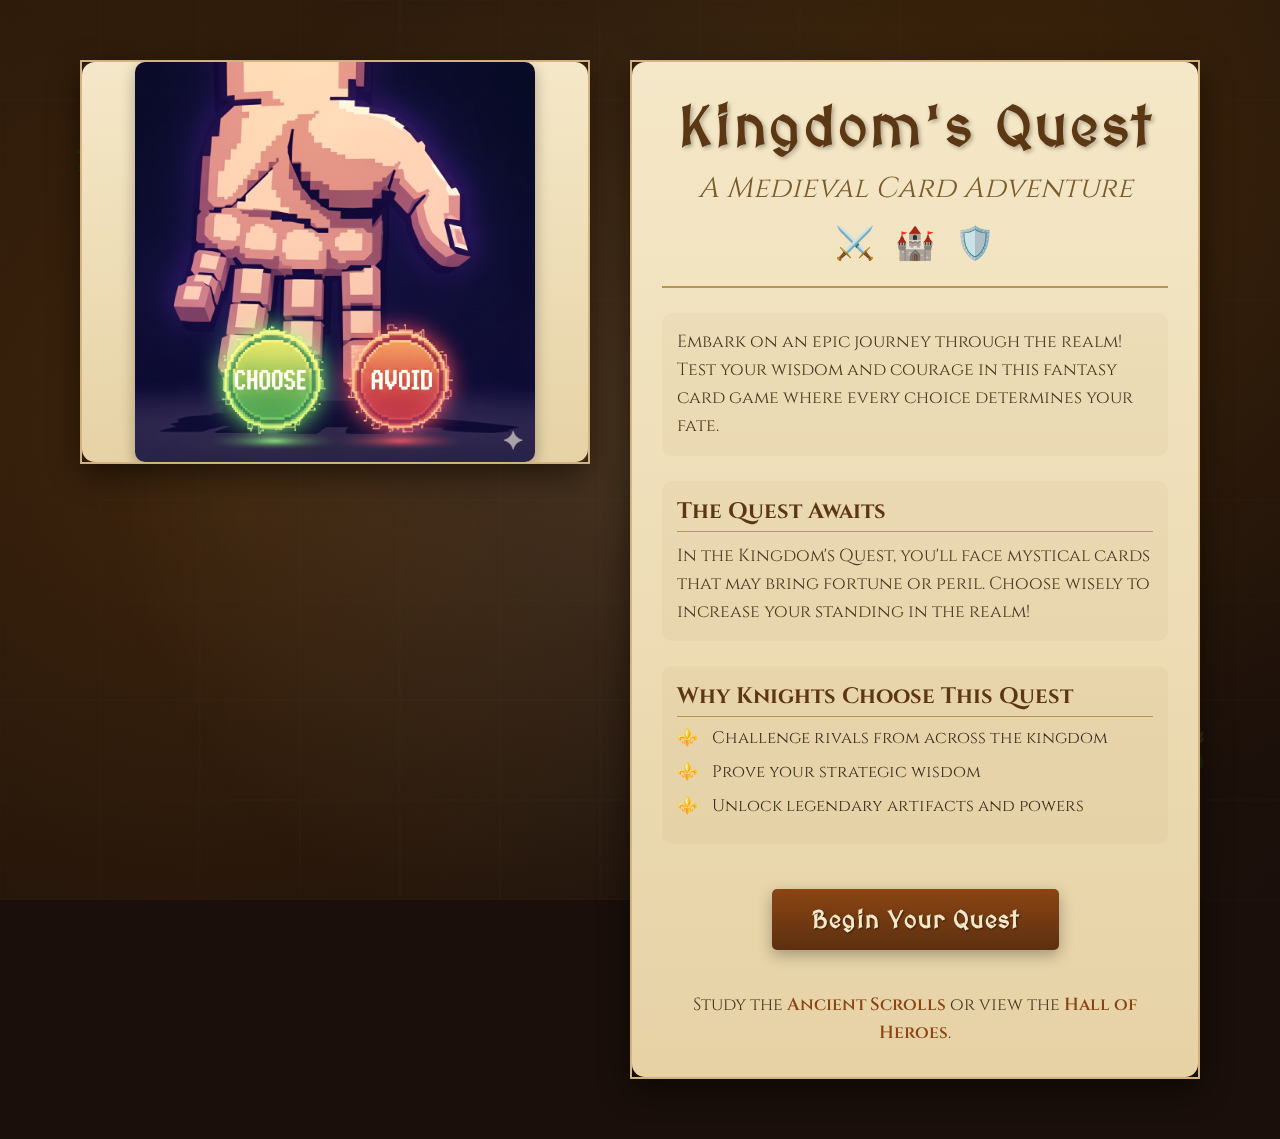
<file: index.html>
<!-- it means document type is html -->
<!-- <!DOCTYPE html> -->

<!-- it means language is english -->
<!-- <html lang="en">
    <head> -->
        <!-- means symbols plus non english characters -->
        <!-- <meta charset="UTF-8"> -->
        
        <!-- sets the width of the page to follow the screen-width of the device , initial scale means zooom -->
        <!-- <meta name="viewport" content="width=device-width, initial-scale=1.0"> -->

        <!-- basically after searching tab name -->
         <!-- <title>Should I Choose or Avoid? Play the Fun Gen-Z Card Game Online</title>

         <meta name="description" content="Play 'Should I Choose or Avoid?' – a fun Gen-Z card bluff game online! Test your choices, challenge friends, and enjoy hours of fun.">
         <meta name="keywords" content="Should I Choose or Avoid, Gen-Z card game, online card game, bluff game, fun online game">
         -->
         <!-- Link external CSS for h1,h2,h3,button-->
        <!-- <link rel="stylesheet" href="style.css"> -->

        <!-- we arent putting any script bcz we are keeping it button click not auto redirect -->
        

    <!-- </head>

    <body id="body">

        <div class="container"> -->
    <!-- Left: Image popup -->
    <!-- <div class="popup left-popup">
      <img src="index.png" alt="Game Screenshot">
    </div> -->

    <!-- Right: Text popup -->
    <!-- <div class="popup right-popup"> -->
        <!-- Main Heading -->
  <!-- <h1>Should I Choose or Avoid? – Play the Ultimate Gen-Z Card Bluff Game Online!</h1> -->

  <!-- Floating Play Now Button -->
    <!-- <a href="game.html?play=shouldIchooseOrAvoid" class="play-button">🎮 Play Now</a> -->


  <!-- Game Instructions -->
  <!-- <h2>How to Play "Should I Choose or Avoid?"</h2>
  <p>Test your decision-making skills in this fun online card bluff game. Choose wisely and avoid the traps to win!</p> -->

   <!-- Why Play Section -->
  <!-- <h2>Why You’ll Love This Game</h2>
  <ul>
    <li>Challenge your friends online</li>
    <li>Perfect for Gen-Z gamers</li>
    <li>Fast-paced and fun gameplay</li>
  </ul> -->

  <!-- Sample Image -->
  <!-- <img src="preview.webp" alt="Screenshot of Should I Choose or Avoid? online card game"> -->

  <!-- Floating Play Now Button -->
    <!-- <a  href="rule.html" class="play-button">🎮 Play Now</a> -->

    <!-- Internal Links -->
  <!-- <p>Learn <a href="rule.html">how to play</a> or check out the <a href="leaderboard.html">top players</a>.</p>

   </div>
  </div>
    </body> -->


    <!DOCTYPE html>
<html lang="en">
<head>
    <meta charset="UTF-8">
    <meta name="viewport" content="width=device-width, initial-scale=1.0">
    <title>Kingdom's Quest - Medieval Card Adventure Game</title>
    <meta name="description" content="Embark on a medieval adventure with Kingdom's Quest! Test your wisdom in this fantasy card game of strategy and chance.">
    <meta name="keywords" content="Kingdom's Quest, medieval card game, fantasy game, strategy game, online adventure">
    <link rel="stylesheet" href="style.css">
    <link href="https://fonts.googleapis.com/css2?family=MedievalSharp&family=Cinzel:wght@400;700&display=swap" rel="stylesheet">
</head>

<body>
    <!-- Medieval Background Elements -->
    <div class="castle-background"></div>
    <div class="parchment-overlay"></div>
    <div class="medieval-elements">
        <div class="dragon dragon-left">🐉</div>
        <div class="dragon dragon-right">🐉</div>
        <div class="candle candle-left">🕯️</div>
        <div class="candle candle-right">🕯️</div>
    </div>

    <div class="container">
        <!-- Left: Image popup -->
        <div class="popup left-popup">
            <div class="image-frame">
                <img src="index.png" alt="Kingdom's Quest Gameplay">
                <div class="frame-decoration"></div>
            </div>
        </div>

        <!-- Right: Text popup -->
        <div class="popup right-popup">
            <!-- Main Heading -->
            <div class="header-section">
                <h1>Kingdom's Quest</h1>
                <h2>A Medieval Card Adventure</h2>
                <div class="header-icons">
                    <span class="icon">⚔️</span>
                    <span class="icon">🏰</span>
                    <span class="icon">🛡️</span>
                </div>
            </div>

            <!-- Game Description -->
            <div class="game-description">
                <p>Embark on an epic journey through the realm! Test your wisdom and courage in this fantasy card game where every choice determines your fate.</p>
            </div>

            <!-- Game Instructions -->
            <div class="instructions">
                <h3>The Quest Awaits</h3>
                <p>In the Kingdom's Quest, you'll face mystical cards that may bring fortune or peril. Choose wisely to increase your standing in the realm!</p>
            </div>

            <!-- Why Play Section -->
            <div class="features">
                <h3>Why Knights Choose This Quest</h3>
                <ul>
                    <li>Challenge rivals from across the kingdom</li>
                    <li>Prove your strategic wisdom</li>
                    <li>Unlock legendary artifacts and powers</li>
                </ul>
            </div>

            <!-- Action Buttons -->
            <div class="action-buttons">
                <a href="rule.html" class="quest-button">
                    <span class="button-text">Begin Your Quest</span>
                    <span class="button-shine"></span>
                </a>
                
                <div class="secondary-links">
                    <p>Study the <a href="rule.html">Ancient Scrolls</a> or view the <a href="leaderboard.html">Hall of Heroes</a>.</p>
                </div>
            </div>
        </div>
    </div>
</body>
</html>
</file>
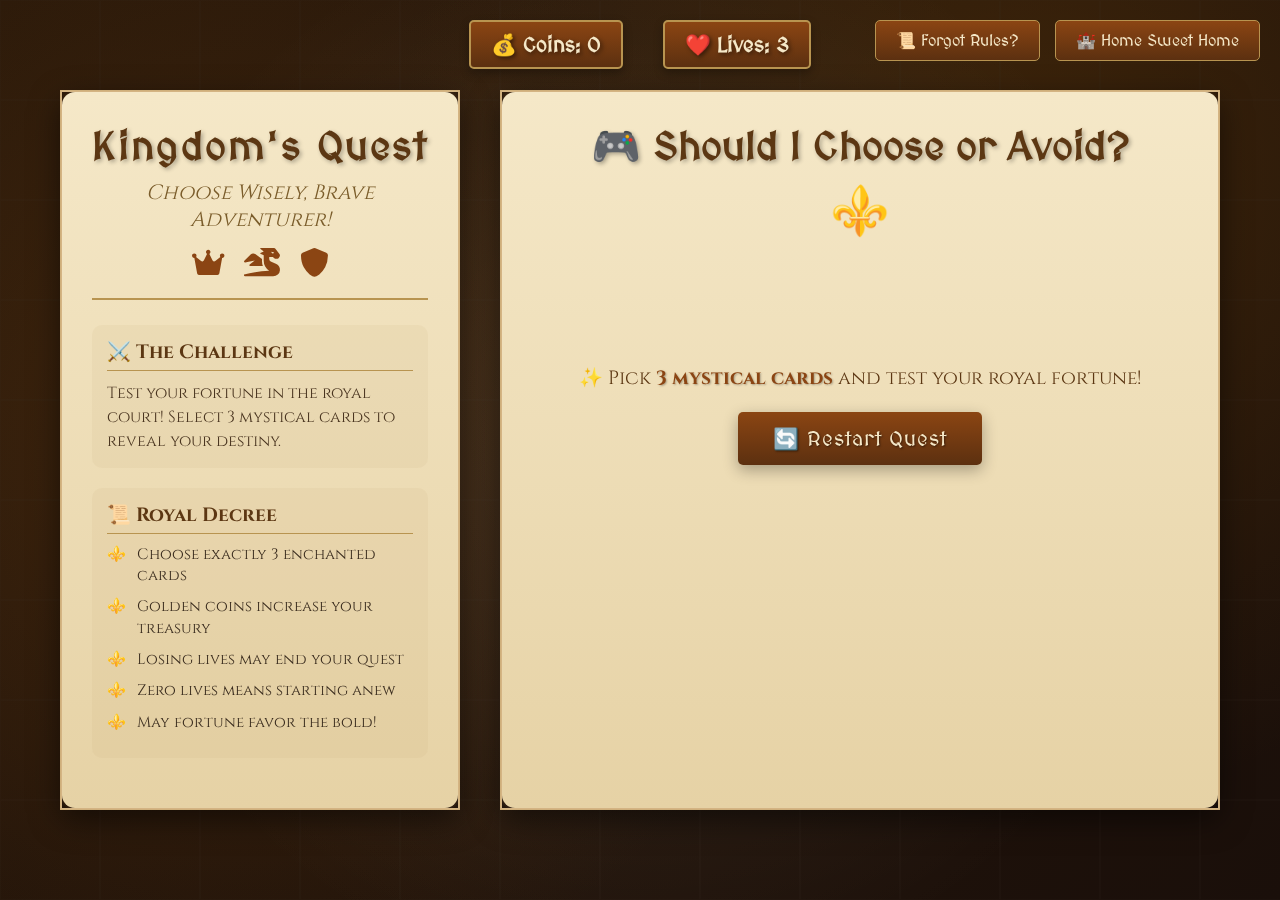
<file: game.html>
<!DOCTYPE html>
<html lang="en">
<head>
  <meta charset="UTF-8">
  <meta name="viewport" content="width=device-width, initial-scale=1.0">
  <title>Kingdom's Quest - Choose or Avoid</title>
  <link rel="stylesheet" href="game.css">
  <link href="https://fonts.googleapis.com/css2?family=Cinzel:wght@400;700&family=MedievalSharp&display=swap" rel="stylesheet">
  <link rel="stylesheet" href="https://cdnjs.cloudflare.com/ajax/libs/font-awesome/6.0.0/css/all.min.css">
</head>
<body>
  <!-- Medieval Background Elements -->
  <div class="castle-background"></div>
  <div class="parchment-overlay"></div>
  <div class="medieval-elements">
    <div class="dragon dragon-left">🐉</div>
    <div class="dragon dragon-right">🐉</div>
    <div class="candle candle-left">🕯️</div>
    <div class="candle candle-right">🕯️</div>
  </div>

  <!-- Navigation -->
  <nav class="medieval-nav">
    <a href="rule.html" class="nav-link">📜 Forgot Rules?</a>
    <a href="index.html" class="nav-link">🏰 Home Sweet Home</a>
  </nav>

  <!-- Main Game Container -->
  <div class="medieval-container">
    <!-- Left: Game Info Panel -->
    <div class="info-panel popup">
      <div class="header-section">
        <h1>Kingdom's Quest</h1>
        <h2>Choose Wisely, Brave Adventurer!</h2>
        <div class="header-icons">
          <i class="icon fas fa-crown"></i>
          <i class="icon fas fa-dragon"></i>
          <i class="icon fas fa-shield-alt"></i>
        </div>
      </div>
      
      <div class="game-description">
        <h3>⚔️ The Challenge</h3>
        <p>Test your fortune in the royal court! Select 3 mystical cards to reveal your destiny.</p>
      </div>

      <div class="instructions">
        <h3>📜 Royal Decree</h3>
        <ul>
          <li>Choose exactly 3 enchanted cards</li>
          <li>Golden coins increase your treasury</li>
          <li>Losing lives may end your quest</li>
          <li>Zero lives means starting anew</li>
          <li>May fortune favor the bold!</li>
        </ul>
      </div>
    </div>

    <!-- Right: Game Section -->
    <main class="game-section popup">
      <div class="game-header">
        <h1 class="title">🎮 Should I Choose or Avoid?</h1>
        <div class="royal-seal">⚜️</div>
      </div>
      
      <div class="game-area">
        <!-- JS will populate cards -->
      </div>
      
      <div class="royal-commands">
        <p class="royal-message">✨ Pick <span class="highlight">3 mystical cards</span> and test your royal fortune!</p>
        <button id="restart" class="quest-button">🔄 Restart Quest</button>
      </div>
    </main>
  </div>

  <script src="game.js"></script>
</body>
</html>
</file>
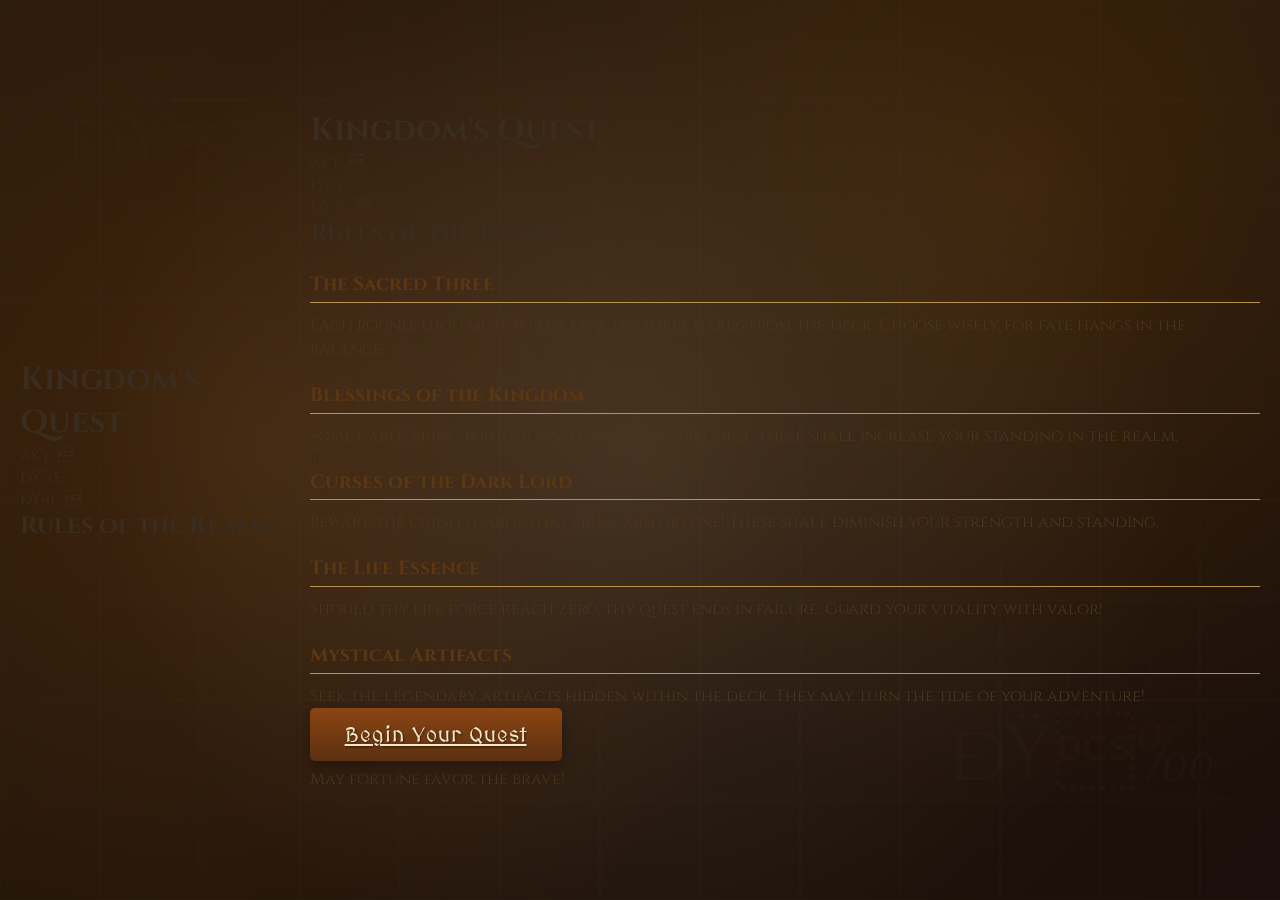
<file: rule.html>
<!-- <!DOCTYPE html>
<html lang="en">
<head>
  <meta charset="UTF-8">
  <meta name="viewport" content="width=device-width, initial-scale=1.0">
  <title>Game Rules - Should I Choose or Avoid?</title>
  <link rel="stylesheet" href="style.css">
  <link rel="stylesheet" href="rules.css">
</head>
<body>
  <div class="rules-section">
    <h2>📜 Rules & Regulations</h2>
    <ul>
      <li>Pick exactly 3 cards per round.</li>
      <li>Positive points 😏 "Hello Cutie".</li>
      <li>Negative points 😫"Why so negative bruh".</li>
      <li>If lives reach 0, 🤨"bruh why begging for coins".</li>
      <li>Try your luck with netflix and chill!</li>
    </ul> -->

    <!-- comment  Button to start the actual game -->
    <!-- <a href="game.html?play=shouldIchooseOrAvoid" class="play-button">🎮 Start Game</a>
  </div>
</body>
</html> -->

<!DOCTYPE html>
<html lang="en">
<head>
  <div class="parchment-header">
  <h1>Kingdom's Quest</h1>
  <div class="header-decoration">
    <div class="sword-icon">⚔️</div>
    <div class="scroll-icon">📜</div>
    <div class="shield-icon">🛡️</div>
  </div>
  <h2>Rules of the Realm</h2>
</div>
  <meta charset="UTF-8">
  <meta name="viewport" content="width=device-width, initial-scale=1.0">
  <title>Game Rules - Kingdom's Quest</title>
  <link rel="stylesheet" href="rules.css">
  <link href="https://fonts.googleapis.com/css2?family=MedievalSharp&family=Cinzel:wght@400;700&display=swap" rel="stylesheet">
</head>
<body>
  <div class="background-container">
    <div class="castle-background"></div>
    <div class="parchment-overlay"></div>
  </div>

  

  <div class="rules-container">
    <div class="rules-parchment">
      <div class="parchment-header">
        <h1>Kingdom's Quest</h1>
        <div class="header-decoration">
          <div class="sword-icon">⚔️</div>
          <div class="scroll-icon">📜</div>
          <div class="shield-icon">🛡️</div>
        </div>
        <h2>Rules of the Realm</h2>
      </div>
      
      <div class="rules-content">
        <div class="rule-item">
          <div class="rule-number">I</div>
          <div class="rule-text">
            <h3>The Sacred Three</h3>
            <p>Each round, thou must select exactly three cards from the deck. Choose wisely, for fate hangs in the balance.</p>
          </div>
        </div>
        
        <div class="rule-item">
          <div class="rule-number">II</div>
          <div class="rule-text">
            <h3>Blessings of the Kingdom</h3>
            <p>Some cards bring fortune and favor to your quest. These shall increase your standing in the realm.</p>
          </div>
        </div>
        
        <div class="rule-item">
          <div class="rule-number">III</div>
          <div class="rule-text">
            <h3>Curses of the Dark Lord</h3>
            <p>Beware the cursed cards that bring misfortune! These shall diminish your strength and standing.</p>
          </div>
        </div>
        
        <div class="rule-item">
          <div class="rule-number">IV</div>
          <div class="rule-text">
            <h3>The Life Essence</h3>
            <p>Should thy life force reach zero, thy quest ends in failure. Guard your vitality with valor!</p>
          </div>
        </div>
        
        <div class="rule-item">
          <div class="rule-number">V</div>
          <div class="rule-text">
            <h3>Mystical Artifacts</h3>
            <p>Seek the legendary artifacts hidden within the deck. They may turn the tide of your adventure!</p>
          </div>
        </div>
      </div>
      
      <!-- <div class="quest-button-container">
        <button class="quest-button">
          <span class="button-text">Begin Your Quest</span>
          <span class="button-shine"></span>
          <a href="game.html?play=shouldIchooseOrAvoid" class="quest-button">🎮 Start Game</a>
        </button>
      </div>
       -->
      <div class="quest-button-container"> <a href="game.html?play=shouldIchooseOrAvoid" class="quest-button"> <span class="button-text">Begin Your Quest</span> <span class="button-shine"></span> </a> </div>
      <div class="parchment-footer">
        <p>May fortune favor the brave!</p>
      </div>
    </div>
  </div>
  
  <div class="medieval-elements">
    <div class="dragon dragon-left">🐉</div>
    <div class="dragon dragon-right">🐉</div>
    <div class="candle candle-left">🕯️</div>
    <div class="candle candle-right">🕯️</div>
  </div>
</body>
</html>
</file>
<file: style.css>
/* ===== Medieval Fantasy Theme ===== */
* {
    margin: 0;
    padding: 0;
    box-sizing: border-box;
}

body {
    font-family: 'Cinzel', serif;
    margin: 0;
    overflow-x: hidden;
    background: #1a0f0a;
    animation: fadeIn 1.5s ease-in-out;
    color: #3a2c1e;
    min-height: 100vh;
    display: flex;
    justify-content: center;
    align-items: center;
    padding: 20px;
    position: relative;
}

/* Medieval Background Elements */
.castle-background {
    position: fixed;
    top: 0;
    left: 0;
    width: 100%;
    height: 100%;
    background: 
        radial-gradient(circle at 20% 50%, rgba(120, 70, 20, 0.3) 0%, transparent 50%),
        radial-gradient(circle at 80% 20%, rgba(100, 60, 10, 0.4) 0%, transparent 50%),
        linear-gradient(135deg, #2c1a0a 0%, #1a0f0a 100%);
    z-index: -2;
}

.parchment-overlay {
    position: fixed;
    top: 0;
    left: 0;
    width: 100%;
    height: 100%;
    background-image: 
        radial-gradient(circle at center, rgba(255,245,215,0.1) 0%, transparent 70%),
        url('data:image/svg+xml;utf8,<svg xmlns="http://www.w3.org/2000/svg" width="100" height="100" opacity="0.1"><rect width="100" height="100" fill="none" stroke="%233a2c1e" stroke-width="2"/></svg>');
    z-index: -1;
}

.medieval-elements {
    position: fixed;
    top: 0;
    left: 0;
    width: 100%;
    height: 100%;
    pointer-events: none;
    z-index: -1;
}

.dragon {
    position: absolute;
    font-size: clamp(2rem, 8vw, 5rem);
    opacity: 0.15;
    animation: dragon-float 15s infinite linear;
}

.dragon-left {
    top: 10%;
    left: 5%;
}

.dragon-right {
    bottom: 10%;
    right: 5%;
    animation-delay: -7s;
}

.candle {
    position: absolute;
    font-size: clamp(1.5rem, 5vw, 3rem);
    opacity: 0.1;
    animation: flicker 3s infinite alternate;
}

.candle-left {
    top: 20%;
    left: 10%;
}

.candle-right {
    bottom: 20%;
    right: 10%;
    animation-delay: -1.5s;
}

/* ===== Container ===== */
.container {
    position: relative;
    z-index: 2;
    display: flex;
    justify-content: center;
    align-items: stretch;
    min-height: 80vh;
    gap: 40px;
    padding: 40px;
    max-width: 1200px;
    margin: 0 auto;
}

/* ===== POPUP STYLES ===== */
.popup {
    border-radius: 15px;
    padding: 30px;
    backdrop-filter: blur(10px);
    box-shadow: 0 10px 30px rgba(0,0,0,0.5);
    transition: transform 0.4s, box-shadow 0.4s;
    flex: 1;
    min-width: 300px;
    animation: floaty 8s ease-in-out infinite;
    border: 2px solid transparent;
    border-image: url('data:image/svg+xml;utf8,<svg xmlns="http://www.w3.org/2000/svg" width="100" height="100" viewBox="0 0 100 100"><rect width="100" height="100" fill="%23d4b483" stroke="%23b89450" stroke-width="5"/></svg>') 30 round;
    position: relative;
    overflow: hidden;
}

.popup::before {
    content: '';
    position: absolute;
    top: 0;
    left: 0;
    width: 100%;
    height: 100%;
    background: 
        linear-gradient(to bottom, #f5e8c8 0%, #e6d2a5 100%),
        repeating-linear-gradient(0deg, transparent, transparent 30px, rgba(160, 130, 80, 0.2) 30px, rgba(160, 130, 80, 0.2) 31px);
    z-index: -1;
}

.popup:hover {
    transform: translateY(-10px) scale(1.02);
    box-shadow: 0 20px 40px rgba(0,0,0,0.6);
}

/* Left (Image box) */
.left-popup {
    display: flex;
    justify-content: center;
    align-items: center;
    overflow: hidden;
    position: relative;
    padding: 0; /* Remove padding */
    height: 100%; /* Take the full height of the container */
}



.image-frame {
    position: relative;
    width: 100%;
    height: 100%;
    display: flex;
    justify-content: center;
    align-items: center;
}

.left-popup img {
    max-width: 100%;
    max-height: 400px;
    border-radius: 10px;
    object-fit: cover;
    filter: sepia(0.3) contrast(1.1);
    transition: transform 0.5s ease, filter 0.5s ease;
    box-shadow: 0 5px 15px rgba(0,0,0,0.3);
}

.left-popup:hover img {
    transform: scale(1.05);
    filter: sepia(0.1) contrast(1.2);
}

.frame-decoration {
    position: absolute;
    top: -10px;
    left: -10px;
    right: -10px;
    bottom: -10px;
    border: 2px solid #b89450;
    border-radius: 15px;
    pointer-events: none;
    z-index: 1;
}

/* Right (Text box) */
.right-popup {
    color: #3a2c1e;
    text-align: left;
    display: flex;
    flex-direction: column;
    gap: 25px;
}

/* Header Section */
.header-section {
    text-align: center;
    border-bottom: 2px solid #b89450;
    padding-bottom: 20px;
}

.header-section h1 {
    font-family: 'MedievalSharp', cursive;
    font-size: clamp(2.5rem, 5vw, 3.5rem);
    color: #5c3713;
    text-shadow: 2px 2px 4px rgba(0, 0, 0, 0.3);
    margin-bottom: 10px;
    letter-spacing: 3px;
}

.header-section h2 {
    font-size: clamp(1.2rem, 3vw, 1.8rem);
    color: #7a5c2a;
    font-weight: 400;
    font-style: italic;
    margin-bottom: 15px;
}

.header-icons {
    display: flex;
    justify-content: center;
    gap: 20px;
}

.header-icons .icon {
    font-size: 2rem;
    animation: icon-pulse 3s infinite;
}

.header-icons .icon:nth-child(2) {
    animation-delay: 1s;
}

.header-icons .icon:nth-child(3) {
    animation-delay: 2s;
}

/* Content Sections */
.game-description, .instructions, .features {
    padding: 15px;
    border-radius: 10px;
    background: rgba(200, 170, 120, 0.1);
    transition: all 0.3s ease;
}

.game-description:hover, .instructions:hover, .features:hover {
    background: rgba(200, 170, 120, 0.2);
    transform: translateX(5px);
}

h3 {
    font-size: 1.4rem;
    color: #5c3713;
    margin-bottom: 10px;
    font-weight: 700;
    border-bottom: 1px solid #b89450;
    padding-bottom: 5px;
}

p {
    font-size: 1.1rem;
    line-height: 1.6;
    color: #4a3520;
}

/* Lists */
ul {
    list-style: none;
    padding-left: 0;
}

ul li {
    margin-bottom: 12px;
    position: relative;
    padding-left: 35px;
    font-size: 1.05rem;
}

ul li::before {
    content: "⚜️";
    position: absolute;
    left: 0;
    animation: twinkle 2s infinite;
}

/* Action Buttons */
.action-buttons {
    text-align: center;
    margin-top: 20px;
}

.quest-button {
    display: inline-block;
    position: relative;
    background: linear-gradient(to bottom, #8b4513, #5c3010);
    color: #f5e8c8;
    border: none;
    padding: 16px 40px;
    font-family: 'MedievalSharp', cursive;
    font-size: 1.5rem;
    border-radius: 5px;
    cursor: pointer;
    overflow: hidden;
    transition: all 0.3s ease;
    box-shadow: 0 5px 15px rgba(0, 0, 0, 0.3);
    text-shadow: 1px 1px 2px rgba(0, 0, 0, 0.5);
    letter-spacing: 1px;
    text-decoration: none;
    text-align: center;
    margin-bottom: 20px;
}

.quest-button:hover {
    transform: translateY(-5px);
    box-shadow: 0 10px 25px rgba(0, 0, 0, 0.4);
    background: linear-gradient(to bottom, #9c5523, #6c4020);
    color: #f5e8c8;
}

.quest-button:active {
    transform: translateY(2px);
    box-shadow: 0 3px 10px rgba(0, 0, 0, 0.3);
}

.button-shine {
    position: absolute;
    top: 0;
    left: -100%;
    width: 100%;
    height: 100%;
    background: linear-gradient(90deg, transparent, rgba(255,255,255,0.2), transparent);
    transition: left 0.5s;
}

.quest-button:hover .button-shine {
    left: 100%;
}

/* Links */
a {
    color: #8b4513;
    text-decoration: none;
    transition: color 0.3s ease;
    font-weight: 600;
}

a:hover {
    color: #5c3010;
    text-decoration: underline;
}

.secondary-links {
    margin-top: 15px;
}

/* ===== Animations ===== */
@keyframes floaty {
    0% { transform: translateY(0) rotate(0.5deg); }
    50% { transform: translateY(-15px) rotate(-0.5deg); }
    100% { transform: translateY(0) rotate(0.5deg); }
}

@keyframes icon-pulse {
    0%, 100% { transform: scale(1); filter: drop-shadow(0 0 5px rgba(139, 69, 19, 0.5)); }
    50% { transform: scale(1.1); filter: drop-shadow(0 0 10px rgba(139, 69, 19, 0.7)); }
}

@keyframes twinkle {
    0%, 100% { opacity: 1; transform: scale(1); }
    50% { opacity: 0.7; transform: scale(1.1); }
}

@keyframes fadeIn {
    from { opacity: 0; transform: translateY(20px); }
    to { opacity: 1; transform: translateY(0); }
}

@keyframes dragon-float {
    0% { transform: translateY(0) rotate(0deg); }
    25% { transform: translateY(-20px) rotate(5deg); }
    50% { transform: translateY(0) rotate(0deg); }
    75% { transform: translateY(20px) rotate(-5deg); }
    100% { transform: translateY(0) rotate(0deg); }
}

@keyframes flicker {
    0%, 100% { opacity: 0.1; transform: scale(1); }
    50% { opacity: 0.2; transform: scale(1.05); }
}

/* ===== Responsive Design ===== */
@media (max-width: 1024px) {
    .container {
        gap: 30px;
        padding: 30px;
    }
    
    .popup {
        padding: 25px;
    }
}

@media (max-width: 768px) {
    .container {
        flex-direction: column;
        gap: 25px;
        padding: 20px;
    }
    
    .popup {
        width: 100%;
        animation: none;
    }
    
    .left-popup img {
        max-height: 300px;
    }
    
    .header-section h1 {
        font-size: 2.5rem;
    }
    
    .quest-button {
        padding: 14px 30px;
        font-size: 1.3rem;
        width: 100%;
        max-width: 300px;
    }
}

@media (max-width: 480px) {
    body {
        padding: 10px;
    }
    
    .container {
        padding: 10px;
        gap: 20px;
    }
    
    .popup {
        padding: 20px;
    }
    
    .header-section h1 {
        font-size: 2rem;
    }
    
    .header-section h2 {
        font-size: 1.2rem;
    }
    
    .quest-button {
        padding: 12px 25px;
        font-size: 1.2rem;
    }
    
    .dragon {
        display: none;
    }
}
</file>
<file: game.css>
/* ===== Medieval Fantasy Theme ===== */
* {
    margin: 0;
    padding: 0;
    box-sizing: border-box;
}

body {
    font-family: 'Cinzel', serif;
    margin: 0;
    overflow-x: hidden;
    background: #1a0f0a;
    animation: fadeIn 1.5s ease-in-out;
    color: #3a2c1e;
    min-height: 100vh;
    display: flex;
    justify-content: center;
    align-items: center;
    padding: 20px;
    position: relative;
}

/* Medieval Background Elements */
.castle-background {
    position: fixed;
    top: 0;
    left: 0;
    width: 100%;
    height: 100%;
    background: 
        radial-gradient(circle at 20% 50%, rgba(120, 70, 20, 0.3) 0%, transparent 50%),
        radial-gradient(circle at 80% 20%, rgba(100, 60, 10, 0.4) 0%, transparent 50%),
        linear-gradient(135deg, #2c1a0a 0%, #1a0f0a 100%);
    z-index: -2;
}

.parchment-overlay {
    position: fixed;
    top: 0;
    left: 0;
    width: 100%;
    height: 100%;
    background-image: 
        radial-gradient(circle at center, rgba(255,245,215,0.1) 0%, transparent 70%),
        url('data:image/svg+xml;utf8,<svg xmlns="http://www.w3.org/2000/svg" width="100" height="100" opacity="0.1"><rect width="100" height="100" fill="none" stroke="%233a2c1e" stroke-width="2"/></svg>');
    z-index: -1;
}

.medieval-elements {
    position: fixed;
    top: 0;
    left: 0;
    width: 100%;
    height: 100%;
    pointer-events: none;
    z-index: -1;
}

.dragon {
    position: absolute;
    font-size: clamp(2rem, 8vw, 5rem);
    opacity: 0.15;
    animation: dragon-float 15s infinite linear;
}

.dragon-left {
    top: 10%;
    left: 5%;
}

.dragon-right {
    bottom: 10%;
    right: 5%;
    animation-delay: -7s;
}

.candle {
    position: absolute;
    font-size: clamp(1.5rem, 5vw, 3rem);
    opacity: 0.1;
    animation: flicker 3s infinite alternate;
}

.candle-left {
    top: 20%;
    left: 10%;
}

.candle-right {
    bottom: 20%;
    right: 10%;
    animation-delay: -1.5s;
}

/* ===== Navigation ===== */
.medieval-nav {
    position: fixed;
    top: 20px;
    right: 20px;
    display: flex;
    gap: 15px;
    z-index: 1000;
}

.nav-link {
    background: linear-gradient(to bottom, #8b4513, #5c3010);
    color: #f5e8c8;
    padding: 10px 20px;
    text-decoration: none;
    border-radius: 5px;
    font-family: 'MedievalSharp', cursive;
    border: 1px solid #b89450;
    transition: all 0.3s ease;
    font-size: clamp(0.8rem, 2vw, 1rem);
    white-space: nowrap;
}

.nav-link:hover {
    transform: translateY(-2px);
    background: linear-gradient(to bottom, #9c5523, #6c4020);
}

/* ===== Main Container ===== */
.medieval-container {
    position: relative;
    z-index: 2;
    display: flex;
    justify-content: center;
    align-items: stretch;
    min-height: 80vh;
    gap: 40px;
    padding: 40px;
    max-width: 1400px;
    margin: 0 auto;
    width: 100%;
}

/* ===== POPUP STYLES ===== */
.popup {
    border-radius: 15px;
    padding: 30px;
    backdrop-filter: blur(10px);
    box-shadow: 0 10px 30px rgba(0,0,0,0.5);
    transition: transform 0.4s, box-shadow 0.4s;
    flex: 1;
    min-width: 300px;
    animation: floaty 8s ease-in-out infinite;
    border: 2px solid transparent;
    border-image: url('data:image/svg+xml;utf8,<svg xmlns="http://www.w3.org/2000/svg" width="100" height="100" viewBox="0 0 100 100"><rect width="100" height="100" fill="%23d4b483" stroke="%23b89450" stroke-width="5"/></svg>') 30 round;
    position: relative;
    overflow: hidden;
}

.popup::before {
    content: '';
    position: absolute;
    top: 0;
    left: 0;
    width: 100%;
    height: 100%;
    background: 
        linear-gradient(to bottom, #f5e8c8 0%, #e6d2a5 100%),
        repeating-linear-gradient(0deg, transparent, transparent 30px, rgba(160, 130, 80, 0.2) 30px, rgba(160, 130, 80, 0.2) 31px);
    z-index: -1;
}

.popup:hover {
    transform: translateY(-10px) scale(1.02);
    box-shadow: 0 20px 40px rgba(0,0,0,0.6);
}

/* ===== Info Panel ===== */
.info-panel {
    max-width: 400px;
}

.header-section {
    text-align: center;
    border-bottom: 2px solid #b89450;
    padding-bottom: 20px;
    margin-bottom: 25px;
}

.header-section h1 {
    font-family: 'MedievalSharp', cursive;
    font-size: clamp(1.8rem, 4vw, 2.5rem);
    color: #5c3713;
    text-shadow: 2px 2px 4px rgba(0, 0, 0, 0.3);
    margin-bottom: 10px;
    letter-spacing: 2px;
    line-height: 1.2;
}

.header-section h2 {
    font-size: clamp(0.9rem, 2.5vw, 1.3rem);
    color: #7a5c2a;
    font-weight: 400;
    font-style: italic;
    margin-bottom: 15px;
    line-height: 1.3;
}

.header-icons {
    display: flex;
    justify-content: center;
    gap: 20px;
}

.header-icons .icon {
    font-size: clamp(1.5rem, 3vw, 1.8rem);
    animation: icon-pulse 3s infinite;
    color: #8b4513;
}

.header-icons .icon:nth-child(2) {
    animation-delay: 1s;
}

.header-icons .icon:nth-child(3) {
    animation-delay: 2s;
}

.game-description, .instructions {
    padding: 15px;
    border-radius: 10px;
    background: rgba(200, 170, 120, 0.1);
    transition: all 0.3s ease;
    margin-bottom: 20px;
}

.game-description:hover, .instructions:hover {
    background: rgba(200, 170, 120, 0.2);
    transform: translateX(5px);
}

h3 {
    font-size: clamp(1.1rem, 2.5vw, 1.2rem);
    color: #5c3713;
    margin-bottom: 10px;
    font-weight: 700;
    border-bottom: 1px solid #b89450;
    padding-bottom: 5px;
    line-height: 1.3;
}

p {
    font-size: clamp(0.9rem, 2vw, 1rem);
    line-height: 1.5;
    color: #4a3520;
}

ul {
    list-style: none;
    padding-left: 0;
}

ul li {
    margin-bottom: 10px;
    position: relative;
    padding-left: 30px;
    font-size: clamp(0.85rem, 2vw, 0.95rem);
    line-height: 1.4;
}

ul li::before {
    content: "⚜️";
    position: absolute;
    left: 0;
    animation: twinkle 2s infinite;
}

/* ===== Game Section ===== */
.game-section {
    display: flex;
    flex-direction: column;
    align-items: center;
    gap: 30px;
    width: 100%;
}

.game-header {
    text-align: center;
    position: relative;
    width: 100%;
}

.game-header h1 {
    font-family: 'MedievalSharp', cursive;
    font-size: clamp(1.6rem, 4vw, 2.5rem);
    color: #5c3713;
    text-shadow: 2px 2px 4px rgba(0, 0, 0, 0.3);
    margin-bottom: 10px;
    line-height: 1.2;
    padding: 0 10px;
}

.royal-seal {
    font-size: clamp(2rem, 5vw, 3rem);
    animation: spin 10s linear infinite;
}

/* ===== Game Area & Cards ===== */
.game-area {
    display: grid;
    grid-template-columns: repeat(5, 1fr);
    gap: 20px;
    justify-items: center;
    align-items: center;
    margin: 20px 0;
    width: 100%;
    max-width: 800px;
}

.card {
    width: clamp(100px, 20vw, 130px);
    height: clamp(140px, 28vw, 180px);
    perspective: 1000px;
    cursor: pointer;
    position: relative;
    margin: 0 auto;
}

.card-inner {
    width: 100%;
    height: 100%;
    position: relative;
    transform-style: preserve-3d;
    transition: transform 0.6s;
    border-radius: 12px;
    box-shadow: 0 8px 25px rgba(0, 0, 0, 0.4);
}

.card-inner.flipped {
    transform: rotateY(180deg);
}

.card-front, .card-back {
    position: absolute;
    width: 100%;
    height: 100%;
    backface-visibility: hidden;
    border-radius: 12px;
    overflow: hidden;
}

.card-front {
    background: linear-gradient(135deg, #8b4513, #5c3010);
    display: flex;
    justify-content: center;
    align-items: center;
    border: 3px solid #b89450;
}

.card-front img {
    width: 90%;
    height: 90%;
    object-fit: cover;
    border-radius: 8px;
    filter: sepia(0.3) contrast(1.1);
}

.card-back {
    background: linear-gradient(135deg, #fdfbfb, #ebedee);
    display: flex;
    justify-content: center;
    align-items: center;
    transform: rotateY(180deg);
    border: 3px solid #b89450;
}

.back-message {
    font-size: clamp(1rem, 3vw, 1.4rem);
    font-weight: 600;
    color: var(--msgColor);
    text-shadow: 0 2px 6px rgba(0,0,0,0.1);
    animation: fadeFloat 3s ease-in-out infinite;
    text-align: center;
    padding: 10px;
}

.back-message span {
    display: inline-block;
    animation: gentleBounce 3s ease-in-out infinite;
    word-break: break-word;
}

.card.selected .card-inner {
    box-shadow: 0 0 20px #ffd700, 0 0 30px #ffd700;
    transform: scale(1.05);
}

.card:not(.selected) {
    opacity: 0.7;
}

/* ===== Royal Commands ===== */
.royal-commands {
    text-align: center;
    margin-top: 20px;
    width: 100%;
}

.royal-message {
    font-size: clamp(1rem, 3vw, 1.2rem);
    margin-bottom: 20px;
    color: #5c3713;
    line-height: 1.4;
    padding: 0 10px;
}

.highlight {
    color: #8b4513;
    font-weight: 700;
    text-shadow: 1px 1px 2px rgba(0,0,0,0.3);
}

.quest-button {
    display: inline-block;
    position: relative;
    background: linear-gradient(to bottom, #8b4513, #5c3010);
    color: #f5e8c8;
    border: none;
    padding: clamp(12px, 3vw, 14px) clamp(25px, 5vw, 35px);
    font-family: 'MedievalSharp', cursive;
    font-size: clamp(1.1rem, 3vw, 1.3rem);
    border-radius: 5px;
    cursor: pointer;
    overflow: hidden;
    transition: all 0.3s ease;
    box-shadow: 0 5px 15px rgba(0, 0, 0, 0.3);
    text-shadow: 1px 1px 2px rgba(0, 0, 0, 0.5);
    letter-spacing: 1px;
    min-width: 200px;
    max-width: 300px;
    width: auto;
}

.quest-button:hover {
    transform: translateY(-5px);
    box-shadow: 0 10px 25px rgba(0, 0, 0, 0.4);
    background: linear-gradient(to bottom, #9c5523, #6c4020);
}

/* ===== Top Bar (Coins & Lives) ===== */
#top-bar {
    position: fixed;
    top: 20px;
    left: 50%;
    transform: translateX(-50%);
    display: flex;
    gap: 40px;
    font-size: clamp(1rem, 3vw, 1.3rem);
    font-weight: bold;
    z-index: 9999;
    color: #f5e8c8;
    text-shadow: 2px 2px 4px rgba(0, 0, 0, 0.5);
    font-family: 'MedievalSharp', cursive;
    flex-wrap: wrap;
    justify-content: center;
    max-width: 90%;
}

#coins, #lives {
    background: linear-gradient(to bottom, #8b4513, #5c3010);
    padding: clamp(8px, 2vw, 10px) clamp(15px, 3vw, 20px);
    border-radius: 5px;
    border: 2px solid #b89450;
    box-shadow: 0 4px 10px rgba(0, 0, 0, 0.3);
    white-space: nowrap;
    text-align: center;
}

#coins.coin-pop, #lives.lives-flash {
    animation: medieval-pop 0.5s ease;
}

/* ===== Popup Messages ===== */
.popup-message {
    position: fixed;
    top: 50%;
    left: 50%;
    transform: translate(-50%, -50%);
    background: linear-gradient(to bottom, #f5e8c8, #e6d2a5);
    color: #5c3713;
    padding: clamp(15px, 4vw, 20px) clamp(20px, 5vw, 30px);
    border-radius: 10px;
    font-family: 'MedievalSharp', cursive;
    font-size: clamp(1rem, 3vw, 1.2rem);
    z-index: 10000;
    border: 3px solid #b89450;
    box-shadow: 0 10px 30px rgba(0, 0, 0, 0.5);
    opacity: 0;
    transition: opacity 0.3s ease;
    max-width: 90%;
    text-align: center;
    word-wrap: break-word;
}

.popup-message.show {
    opacity: 1;
}

/* ===== Floating Coins ===== */
.floating-coin {
    position: fixed;
    font-size: clamp(1.5rem, 4vw, 2rem);
    pointer-events: none;
    z-index: 9998;
    animation: float-up 2s ease-out forwards;
}

/* ===== Open Cards Button ===== */
#open-cards {
    position: fixed;
    bottom: 20px;
    left: 50%;
    transform: translateX(-50%);
    z-index: 9999;
    font-size: clamp(1rem, 3vw, 1.2rem);
    padding: clamp(10px, 2vw, 12px) clamp(20px, 4vw, 25px);
    min-width: 180px;
}

/* ===== Animations ===== */
@keyframes floaty {
    0% { transform: translateY(0) rotate(0.5deg); }
    50% { transform: translateY(-15px) rotate(-0.5deg); }
    100% { transform: translateY(0) rotate(0.5deg); }
}

@keyframes icon-pulse {
    0%, 100% { transform: scale(1); }
    50% { transform: scale(1.1); }
}

@keyframes twinkle {
    0%, 100% { opacity: 1; transform: scale(1); }
    50% { opacity: 0.7; transform: scale(1.1); }
}

@keyframes fadeIn {
    from { opacity: 0; transform: translateY(20px); }
    to { opacity: 1; transform: translateY(0); }
}

@keyframes dragon-float {
    0% { transform: translateY(0) rotate(0deg); }
    25% { transform: translateY(-20px) rotate(5deg); }
    50% { transform: translateY(0) rotate(0deg); }
    75% { transform: translateY(20px) rotate(-5deg); }
    100% { transform: translateY(0) rotate(0deg); }
}

@keyframes flicker {
    0%, 100% { opacity: 0.1; transform: scale(1); }
    50% { opacity: 0.2; transform: scale(1.05); }
}

@keyframes fadeFloat {
    0%, 100% { opacity: 0.85; transform: translateY(0); }
    50% { opacity: 1; transform: translateY(-6px); }
}

@keyframes gentleBounce {
    0%, 100% { transform: scale(1); }
    50% { transform: scale(1.05); }
}

@keyframes spin {
    from { transform: rotate(0deg); }
    to { transform: rotate(360deg); }
}

@keyframes medieval-pop {
    0%, 100% { transform: scale(1); }
    50% { transform: scale(1.2); }
}

@keyframes float-up {
    0% { transform: translateY(0) scale(1); opacity: 1; }
    100% { transform: translateY(-100px) scale(0.5); opacity: 0; }
}

/* ===== Enhanced Responsive Design ===== */

/* Large Tablets and Small Laptops */
@media (max-width: 1200px) {
    .medieval-container {
        gap: 30px;
        padding: 30px;
    }
    
    .game-area {
        grid-template-columns: repeat(4, 1fr);
        gap: 15px;
        max-width: 600px;
    }
}

/* Tablets */
@media (max-width: 1024px) {
    .medieval-container {
        gap: 25px;
        padding: 25px;
    }
    
    .game-area {
        grid-template-columns: repeat(3, 1fr);
        gap: 15px;
        max-width: 500px;
    }
    
    .popup {
        padding: 25px;
    }
}

/* Large Mobile Devices */
@media (max-width: 768px) {
    body {
        padding: 10px;
    }
    
    .medieval-container {
        flex-direction: column;
        gap: 20px;
        padding: 20px;
        min-height: auto;
    }
    
    .game-area {
        grid-template-columns: repeat(2, 1fr);
        gap: 12px;
        max-width: 400px;
    }
    
    .card {
        width: clamp(90px, 25vw, 120px);
        height: clamp(126px, 35vw, 168px);
    }
    
    #top-bar {
        flex-direction: row;
        gap: 20px;
        top: 10px;
        flex-wrap: nowrap;
    }
    
    .medieval-nav {
        top: 10px;
        right: 10px;
        flex-direction: column;
        gap: 10px;
    }
    
    .nav-link {
        padding: 8px 15px;
        font-size: 0.8rem;
    }
    
    .popup {
        animation: none;
        min-width: auto;
        width: 100%;
    }
    
    .popup:hover {
        transform: none;
    }
}

/* Medium Mobile Devices */
@media (max-width: 480px) {
    .medieval-container {
        padding: 15px;
        gap: 15px;
    }
    
    .game-area {
        grid-template-columns: repeat(2, 1fr);
        gap: 10px;
        max-width: 350px;
    }
    
    .card {
        width: clamp(80px, 28vw, 100px);
        height: clamp(112px, 39vw, 140px);
    }
    
    #top-bar {
        gap: 15px;
        font-size: 0.9rem;
    }
    
    #coins, #lives {
        padding: 6px 12px;
    }
    
    .dragon {
        display: none;
    }
    
    .candle {
        opacity: 0.05;
    }
    
    .header-icons {
        gap: 15px;
    }
    
    .header-icons .icon {
        font-size: 1.3rem;
    }
}

/* Small Mobile Devices */
@media (max-width: 375px) {
    body {
        padding: 5px;
    }
    
    .medieval-container {
        padding: 10px;
        gap: 10px;
    }
    
    .game-area {
        grid-template-columns: repeat(2, 1fr);
        gap: 8px;
        max-width: 300px;
    }
    
    .card {
        width: clamp(70px, 30vw, 90px);
        height: clamp(98px, 42vw, 126px);
    }
    
    #top-bar {
        gap: 10px;
        font-size: 0.8rem;
        top: 5px;
    }
    
    #coins, #lives {
        padding: 5px 10px;
    }
    
    .medieval-nav {
        top: 5px;
        right: 5px;
    }
    
    .nav-link {
        padding: 6px 12px;
        font-size: 0.7rem;
    }
    
    .quest-button {
        min-width: 160px;
        padding: 10px 20px;
    }
    
    .popup {
        padding: 20px;
    }
}

/* Very Small Mobile Devices (Galaxy Fold, etc.) */
@media (max-width: 320px) {
    .game-area {
        grid-template-columns: repeat(2, 1fr);
        gap: 6px;
        max-width: 280px;
    }
    
    .card {
        width: 75px;
        height: 105px;
    }
    
    #top-bar {
        flex-direction: column;
        gap: 5px;
        top: 5px;
    }
    
    .back-message {
        font-size: 0.8rem;
        padding: 5px;
    }
    
    .royal-message {
        font-size: 0.9rem;
    }
    
    .quest-button {
        min-width: 140px;
        padding: 8px 16px;
        font-size: 0.9rem;
    }
}

/* Landscape Mode for Mobile */
@media (max-height: 600px) and (orientation: landscape) {
    body {
        padding: 5px;
    }
    
    .medieval-container {
        flex-direction: row;
        gap: 15px;
        padding: 15px;
        min-height: auto;
    }
    
    .info-panel {
        max-width: 300px;
    }
    
    .game-area {
        grid-template-columns: repeat(3, 1fr);
        gap: 8px;
        max-width: 400px;
    }
    
    .card {
        width: 80px;
        height: 112px;
    }
    
    #top-bar {
        top: 5px;
        gap: 20px;
    }
}

/* High DPI Screens */
@media (-webkit-min-device-pixel-ratio: 2), (min-resolution: 192dpi) {
    .card-front img {
        filter: sepia(0.3) contrast(1.1) brightness(1.1);
    }
}

/* Reduced Motion for Accessibility */
@media (prefers-reduced-motion: reduce) {
    * {
        animation-duration: 0.01ms !important;
        animation-iteration-count: 1 !important;
        transition-duration: 0.01ms !important;
    }
    
    .popup {
        animation: none;
    }
    
    .dragon, .candle {
        animation: none;
    }
}

/* Dark Mode Support */
@media (prefers-color-scheme: dark) {
    .card-back {
        background: linear-gradient(135deg, #2a2a2a, #3a3a3a);
        color: #f5e8c8;
    }
}

/* Touch Device Optimizations */
@media (hover: none) and (pointer: coarse) {
    .card {
        cursor: default;
    }
    
    .card:active .card-inner {
        transform: scale(0.95);
    }
    
    .quest-button:active {
        transform: scale(0.95);
    }
    
    .popup:hover {
        transform: none;
    }
}
</file>
<file: rules.css>
/* ===== Medieval Fantasy Theme ===== */
* {
    margin: 0;
    padding: 0;
    box-sizing: border-box;
}

body {
    font-family: 'Cinzel', serif;
    margin: 0;
    overflow-x: hidden;
    background: #1a0f0a;
    animation: fadeIn 1.5s ease-in-out;
    color: #3a2c1e;
    min-height: 100vh;
    display: flex;
    justify-content: center;
    align-items: center;
    padding: 20px;
    position: relative;
}

/* Medieval Background Elements */
.castle-background {
    position: fixed;
    top: 0;
    left: 0;
    width: 100%;
    height: 100%;
    background: 
        radial-gradient(circle at 20% 50%, rgba(120, 70, 20, 0.3) 0%, transparent 50%),
        radial-gradient(circle at 80% 20%, rgba(100, 60, 10, 0.4) 0%, transparent 50%),
        linear-gradient(135deg, #2c1a0a 0%, #1a0f0a 100%);
    z-index: -2;
}

.parchment-overlay {
    position: fixed;
    top: 0;
    left: 0;
    width: 100%;
    height: 100%;
    background-image: 
        radial-gradient(circle at center, rgba(255,245,215,0.1) 0%, transparent 70%),
        url('data:image/svg+xml;utf8,<svg xmlns="http://www.w3.org/2000/svg" width="100" height="100" opacity="0.1"><rect width="100" height="100" fill="none" stroke="%233a2c1e" stroke-width="2"/></svg>');
    z-index: -1;
}

.medieval-elements {
    position: fixed;
    top: 0;
    left: 0;
    width: 100%;
    height: 100%;
    pointer-events: none;
    z-index: -1;
}

.dragon {
    position: absolute;
    font-size: clamp(2rem, 8vw, 5rem);
    opacity: 0.15;
    animation: dragon-float 15s infinite linear;
}

.dragon-left {
    top: 10%;
    left: 5%;
}

.dragon-right {
    bottom: 10%;
    right: 5%;
    animation-delay: -7s;
}

.candle {
    position: absolute;
    font-size: clamp(1.5rem, 5vw, 3rem);
    opacity: 0.1;
    animation: flicker 3s infinite alternate;
}

.candle-left {
    top: 20%;
    left: 10%;
}

.candle-right {
    bottom: 20%;
    right: 10%;
    animation-delay: -1.5s;
}

/* ===== Navigation ===== */
.medieval-nav {
    position: fixed;
    top: 20px;
    right: 20px;
    display: flex;
    gap: 15px;
    z-index: 1000;
}

.nav-link {
    background: linear-gradient(to bottom, #8b4513, #5c3010);
    color: #f5e8c8;
    padding: 10px 20px;
    text-decoration: none;
    border-radius: 5px;
    font-family: 'MedievalSharp', cursive;
    border: 1px solid #b89450;
    transition: all 0.3s ease;
    font-size: clamp(0.8rem, 2vw, 1rem);
    white-space: nowrap;
}

.nav-link:hover {
    transform: translateY(-2px);
    background: linear-gradient(to bottom, #9c5523, #6c4020);
}

/* ===== Main Container ===== */
.medieval-container {
    position: relative;
    z-index: 2;
    display: flex;
    justify-content: center;
    align-items: stretch;
    min-height: 80vh;
    gap: 40px;
    padding: 40px;
    max-width: 1400px;
    margin: 0 auto;
    width: 100%;
}

/* ===== POPUP STYLES ===== */
.popup {
    border-radius: 15px;
    padding: 30px;
    backdrop-filter: blur(10px);
    box-shadow: 0 10px 30px rgba(0,0,0,0.5);
    transition: transform 0.4s, box-shadow 0.4s;
    flex: 1;
    min-width: 300px;
    animation: floaty 8s ease-in-out infinite;
    border: 2px solid transparent;
    border-image: url('data:image/svg+xml;utf8,<svg xmlns="http://www.w3.org/2000/svg" width="100" height="100" viewBox="0 0 100 100"><rect width="100" height="100" fill="%23d4b483" stroke="%23b89450" stroke-width="5"/></svg>') 30 round;
    position: relative;
    overflow: hidden;
}

.popup::before {
    content: '';
    position: absolute;
    top: 0;
    left: 0;
    width: 100%;
    height: 100%;
    background: 
        linear-gradient(to bottom, #f5e8c8 0%, #e6d2a5 100%),
        repeating-linear-gradient(0deg, transparent, transparent 30px, rgba(160, 130, 80, 0.2) 30px, rgba(160, 130, 80, 0.2) 31px);
    z-index: -1;
}

.popup:hover {
    transform: translateY(-10px) scale(1.02);
    box-shadow: 0 20px 40px rgba(0,0,0,0.6);
}

/* ===== Info Panel ===== */
.info-panel {
    max-width: 400px;
}

.header-section {
    text-align: center;
    border-bottom: 2px solid #b89450;
    padding-bottom: 20px;
    margin-bottom: 25px;
}

.header-section h1 {
    font-family: 'MedievalSharp', cursive;
    font-size: clamp(1.8rem, 4vw, 2.5rem);
    color: #5c3713;
    text-shadow: 2px 2px 4px rgba(0, 0, 0, 0.3);
    margin-bottom: 10px;
    letter-spacing: 2px;
    line-height: 1.2;
}

.header-section h2 {
    font-size: clamp(0.9rem, 2.5vw, 1.3rem);
    color: #7a5c2a;
    font-weight: 400;
    font-style: italic;
    margin-bottom: 15px;
    line-height: 1.3;
}

.header-icons {
    display: flex;
    justify-content: center;
    gap: 20px;
}

.header-icons .icon {
    font-size: clamp(1.5rem, 3vw, 1.8rem);
    animation: icon-pulse 3s infinite;
    color: #8b4513;
}

.header-icons .icon:nth-child(2) {
    animation-delay: 1s;
}

.header-icons .icon:nth-child(3) {
    animation-delay: 2s;
}

.game-description, .instructions {
    padding: 15px;
    border-radius: 10px;
    background: rgba(200, 170, 120, 0.1);
    transition: all 0.3s ease;
    margin-bottom: 20px;
}

.game-description:hover, .instructions:hover {
    background: rgba(200, 170, 120, 0.2);
    transform: translateX(5px);
}

h3 {
    font-size: clamp(1.1rem, 2.5vw, 1.2rem);
    color: #5c3713;
    margin-bottom: 10px;
    font-weight: 700;
    border-bottom: 1px solid #b89450;
    padding-bottom: 5px;
    line-height: 1.3;
}

p {
    font-size: clamp(0.9rem, 2vw, 1rem);
    line-height: 1.5;
    color: #4a3520;
}

ul {
    list-style: none;
    padding-left: 0;
}

ul li {
    margin-bottom: 10px;
    position: relative;
    padding-left: 30px;
    font-size: clamp(0.85rem, 2vw, 0.95rem);
    line-height: 1.4;
}

ul li::before {
    content: "⚜️";
    position: absolute;
    left: 0;
    animation: twinkle 2s infinite;
}

/* ===== Game Section ===== */
.game-section {
    display: flex;
    flex-direction: column;
    align-items: center;
    gap: 30px;
    width: 100%;
}

.game-header {
    text-align: center;
    position: relative;
    width: 100%;
}

.game-header h1 {
    font-family: 'MedievalSharp', cursive;
    font-size: clamp(1.6rem, 4vw, 2.5rem);
    color: #5c3713;
    text-shadow: 2px 2px 4px rgba(0, 0, 0, 0.3);
    margin-bottom: 10px;
    line-height: 1.2;
    padding: 0 10px;
}

.royal-seal {
    font-size: clamp(2rem, 5vw, 3rem);
    animation: spin 10s linear infinite;
}

/* ===== Game Area & Cards ===== */
.game-area {
    display: grid;
    grid-template-columns: repeat(5, 1fr);
    gap: 20px;
    justify-items: center;
    align-items: center;
    margin: 20px 0;
    width: 100%;
    max-width: 800px;
}

.card {
    width: clamp(100px, 20vw, 130px);
    height: clamp(140px, 28vw, 180px);
    perspective: 1000px;
    cursor: pointer;
    position: relative;
    margin: 0 auto;
}

.card-inner {
    width: 100%;
    height: 100%;
    position: relative;
    transform-style: preserve-3d;
    transition: transform 0.6s;
    border-radius: 12px;
    box-shadow: 0 8px 25px rgba(0, 0, 0, 0.4);
}

.card-inner.flipped {
    transform: rotateY(180deg);
}

.card-front, .card-back {
    position: absolute;
    width: 100%;
    height: 100%;
    backface-visibility: hidden;
    border-radius: 12px;
    overflow: hidden;
}

.card-front {
    background: linear-gradient(135deg, #8b4513, #5c3010);
    display: flex;
    justify-content: center;
    align-items: center;
    border: 3px solid #b89450;
}

.card-front img {
    width: 90%;
    height: 90%;
    object-fit: cover;
    border-radius: 8px;
    filter: sepia(0.3) contrast(1.1);
}

.card-back {
    background: linear-gradient(135deg, #fdfbfb, #ebedee);
    display: flex;
    justify-content: center;
    align-items: center;
    transform: rotateY(180deg);
    border: 3px solid #b89450;
}

.back-message {
    font-size: clamp(1rem, 3vw, 1.4rem);
    font-weight: 600;
    color: var(--msgColor);
    text-shadow: 0 2px 6px rgba(0,0,0,0.1);
    animation: fadeFloat 3s ease-in-out infinite;
    text-align: center;
    padding: 10px;
}

.back-message span {
    display: inline-block;
    animation: gentleBounce 3s ease-in-out infinite;
    word-break: break-word;
}

.card.selected .card-inner {
    box-shadow: 0 0 20px #ffd700, 0 0 30px #ffd700;
    transform: scale(1.05);
}

.card:not(.selected) {
    opacity: 0.7;
}

/* ===== Royal Commands ===== */
.royal-commands {
    text-align: center;
    margin-top: 20px;
    width: 100%;
}

.royal-message {
    font-size: clamp(1rem, 3vw, 1.2rem);
    margin-bottom: 20px;
    color: #5c3713;
    line-height: 1.4;
    padding: 0 10px;
}

.highlight {
    color: #8b4513;
    font-weight: 700;
    text-shadow: 1px 1px 2px rgba(0,0,0,0.3);
}

.quest-button {
    display: inline-block;
    position: relative;
    background: linear-gradient(to bottom, #8b4513, #5c3010);
    color: #f5e8c8;
    border: none;
    padding: clamp(12px, 3vw, 14px) clamp(25px, 5vw, 35px);
    font-family: 'MedievalSharp', cursive;
    font-size: clamp(1.1rem, 3vw, 1.3rem);
    border-radius: 5px;
    cursor: pointer;
    overflow: hidden;
    transition: all 0.3s ease;
    box-shadow: 0 5px 15px rgba(0, 0, 0, 0.3);
    text-shadow: 1px 1px 2px rgba(0, 0, 0, 0.5);
    letter-spacing: 1px;
    min-width: 200px;
    max-width: 300px;
    width: auto;
}

.quest-button:hover {
    transform: translateY(-5px);
    box-shadow: 0 10px 25px rgba(0, 0, 0, 0.4);
    background: linear-gradient(to bottom, #9c5523, #6c4020);
}

/* ===== Top Bar (Coins & Lives) ===== */
#top-bar {
    position: fixed;
    top: 20px;
    left: 50%;
    transform: translateX(-50%);
    display: flex;
    gap: 40px;
    font-size: clamp(1rem, 3vw, 1.3rem);
    font-weight: bold;
    z-index: 9999;
    color: #f5e8c8;
    text-shadow: 2px 2px 4px rgba(0, 0, 0, 0.5);
    font-family: 'MedievalSharp', cursive;
    flex-wrap: wrap;
    justify-content: center;
    max-width: 90%;
}

#coins, #lives {
    background: linear-gradient(to bottom, #8b4513, #5c3010);
    padding: clamp(8px, 2vw, 10px) clamp(15px, 3vw, 20px);
    border-radius: 5px;
    border: 2px solid #b89450;
    box-shadow: 0 4px 10px rgba(0, 0, 0, 0.3);
    white-space: nowrap;
    text-align: center;
}

#coins.coin-pop, #lives.lives-flash {
    animation: medieval-pop 0.5s ease;
}

/* ===== Popup Messages ===== */
.popup-message {
    position: fixed;
    top: 50%;
    left: 50%;
    transform: translate(-50%, -50%);
    background: linear-gradient(to bottom, #f5e8c8, #e6d2a5);
    color: #5c3713;
    padding: clamp(15px, 4vw, 20px) clamp(20px, 5vw, 30px);
    border-radius: 10px;
    font-family: 'MedievalSharp', cursive;
    font-size: clamp(1rem, 3vw, 1.2rem);
    z-index: 10000;
    border: 3px solid #b89450;
    box-shadow: 0 10px 30px rgba(0, 0, 0, 0.5);
    opacity: 0;
    transition: opacity 0.3s ease;
    max-width: 90%;
    text-align: center;
    word-wrap: break-word;
}

.popup-message.show {
    opacity: 1;
}

/* ===== Floating Coins ===== */
.floating-coin {
    position: fixed;
    font-size: clamp(1.5rem, 4vw, 2rem);
    pointer-events: none;
    z-index: 9998;
    animation: float-up 2s ease-out forwards;
}

/* ===== Open Cards Button ===== */
#open-cards {
    position: fixed;
    bottom: 20px;
    left: 50%;
    transform: translateX(-50%);
    z-index: 9999;
    font-size: clamp(1rem, 3vw, 1.2rem);
    padding: clamp(10px, 2vw, 12px) clamp(20px, 4vw, 25px);
    min-width: 180px;
}

/* ===== Animations ===== */
@keyframes floaty {
    0% { transform: translateY(0) rotate(0.5deg); }
    50% { transform: translateY(-15px) rotate(-0.5deg); }
    100% { transform: translateY(0) rotate(0.5deg); }
}

@keyframes icon-pulse {
    0%, 100% { transform: scale(1); }
    50% { transform: scale(1.1); }
}

@keyframes twinkle {
    0%, 100% { opacity: 1; transform: scale(1); }
    50% { opacity: 0.7; transform: scale(1.1); }
}

@keyframes fadeIn {
    from { opacity: 0; transform: translateY(20px); }
    to { opacity: 1; transform: translateY(0); }
}

@keyframes dragon-float {
    0% { transform: translateY(0) rotate(0deg); }
    25% { transform: translateY(-20px) rotate(5deg); }
    50% { transform: translateY(0) rotate(0deg); }
    75% { transform: translateY(20px) rotate(-5deg); }
    100% { transform: translateY(0) rotate(0deg); }
}

@keyframes flicker {
    0%, 100% { opacity: 0.1; transform: scale(1); }
    50% { opacity: 0.2; transform: scale(1.05); }
}

@keyframes fadeFloat {
    0%, 100% { opacity: 0.85; transform: translateY(0); }
    50% { opacity: 1; transform: translateY(-6px); }
}

@keyframes gentleBounce {
    0%, 100% { transform: scale(1); }
    50% { transform: scale(1.05); }
}

@keyframes spin {
    from { transform: rotate(0deg); }
    to { transform: rotate(360deg); }
}

@keyframes medieval-pop {
    0%, 100% { transform: scale(1); }
    50% { transform: scale(1.2); }
}

@keyframes float-up {
    0% { transform: translateY(0) scale(1); opacity: 1; }
    100% { transform: translateY(-100px) scale(0.5); opacity: 0; }
}

/* ===== Enhanced Responsive Design ===== */

/* Large Tablets and Small Laptops */
@media (max-width: 1200px) {
    .medieval-container {
        gap: 30px;
        padding: 30px;
    }
    
    .game-area {
        grid-template-columns: repeat(4, 1fr);
        gap: 15px;
        max-width: 600px;
    }
}

/* Tablets */
@media (max-width: 1024px) {
    .medieval-container {
        gap: 25px;
        padding: 25px;
    }
    
    .game-area {
        grid-template-columns: repeat(3, 1fr);
        gap: 15px;
        max-width: 500px;
    }
    
    .popup {
        padding: 25px;
    }
}

/* Large Mobile Devices */
@media (max-width: 768px) {
    body {
        padding: 10px;
    }
    
    .medieval-container {
        flex-direction: column;
        gap: 20px;
        padding: 20px;
        min-height: auto;
    }
    
    .game-area {
        grid-template-columns: repeat(2, 1fr);
        gap: 12px;
        max-width: 400px;
    }
    
    .card {
        width: clamp(90px, 25vw, 120px);
        height: clamp(126px, 35vw, 168px);
    }
    
    #top-bar {
        flex-direction: row;
        gap: 20px;
        top: 10px;
        flex-wrap: nowrap;
    }
    
    .medieval-nav {
        top: 10px;
        right: 10px;
        flex-direction: column;
        gap: 10px;
    }
    
    .nav-link {
        padding: 8px 15px;
        font-size: 0.8rem;
    }
    
    .popup {
        animation: none;
        min-width: auto;
        width: 100%;
    }
    
    .popup:hover {
        transform: none;
    }
}

/* Medium Mobile Devices */
@media (max-width: 480px) {
    .medieval-container {
        padding: 15px;
        gap: 15px;
    }
    
    .game-area {
        grid-template-columns: repeat(2, 1fr);
        gap: 10px;
        max-width: 350px;
    }
    
    .card {
        width: clamp(80px, 28vw, 100px);
        height: clamp(112px, 39vw, 140px);
    }
    
    #top-bar {
        gap: 15px;
        font-size: 0.9rem;
    }
    
    #coins, #lives {
        padding: 6px 12px;
    }
    
    .dragon {
        display: none;
    }
    
    .candle {
        opacity: 0.05;
    }
    
    .header-icons {
        gap: 15px;
    }
    
    .header-icons .icon {
        font-size: 1.3rem;
    }
}

/* Small Mobile Devices */
@media (max-width: 375px) {
    body {
        padding: 5px;
    }
    
    .medieval-container {
        padding: 10px;
        gap: 10px;
    }
    
    .game-area {
        grid-template-columns: repeat(2, 1fr);
        gap: 8px;
        max-width: 300px;
    }
    
    .card {
        width: clamp(70px, 30vw, 90px);
        height: clamp(98px, 42vw, 126px);
    }
    
    #top-bar {
        gap: 10px;
        font-size: 0.8rem;
        top: 5px;
    }
    
    #coins, #lives {
        padding: 5px 10px;
    }
    
    .medieval-nav {
        top: 5px;
        right: 5px;
    }
    
    .nav-link {
        padding: 6px 12px;
        font-size: 0.7rem;
    }
    
    .quest-button {
        min-width: 160px;
        padding: 10px 20px;
    }
    
    .popup {
        padding: 20px;
    }
}

/* Very Small Mobile Devices (Galaxy Fold, etc.) */
@media (max-width: 320px) {
    .game-area {
        grid-template-columns: repeat(2, 1fr);
        gap: 6px;
        max-width: 280px;
    }
    
    .card {
        width: 75px;
        height: 105px;
    }
    
    #top-bar {
        flex-direction: column;
        gap: 5px;
        top: 5px;
    }
    
    .back-message {
        font-size: 0.8rem;
        padding: 5px;
    }
    
    .royal-message {
        font-size: 0.9rem;
    }
    
    .quest-button {
        min-width: 140px;
        padding: 8px 16px;
        font-size: 0.9rem;
    }
}

/* Landscape Mode for Mobile */
@media (max-height: 600px) and (orientation: landscape) {
    body {
        padding: 5px;
    }
    
    .medieval-container {
        flex-direction: row;
        gap: 15px;
        padding: 15px;
        min-height: auto;
    }
    
    .info-panel {
        max-width: 300px;
    }
    
    .game-area {
        grid-template-columns: repeat(3, 1fr);
        gap: 8px;
        max-width: 400px;
    }
    
    .card {
        width: 80px;
        height: 112px;
    }
    
    #top-bar {
        top: 5px;
        gap: 20px;
    }
}

/* High DPI Screens */
@media (-webkit-min-device-pixel-ratio: 2), (min-resolution: 192dpi) {
    .card-front img {
        filter: sepia(0.3) contrast(1.1) brightness(1.1);
    }
}

/* Reduced Motion for Accessibility */
@media (prefers-reduced-motion: reduce) {
    * {
        animation-duration: 0.01ms !important;
        animation-iteration-count: 1 !important;
        transition-duration: 0.01ms !important;
    }
    
    .popup {
        animation: none;
    }
    
    .dragon, .candle {
        animation: none;
    }
}

/* Dark Mode Support */
@media (prefers-color-scheme: dark) {
    .card-back {
        background: linear-gradient(135deg, #2a2a2a, #3a3a3a);
        color: #f5e8c8;
    }
}

/* Touch Device Optimizations */
@media (hover: none) and (pointer: coarse) {
    .card {
        cursor: default;
    }
    
    .card:active .card-inner {
        transform: scale(0.95);
    }
    
    .quest-button:active {
        transform: scale(0.95);
    }
    
    .popup:hover {
        transform: none;
    }
}
</file>
